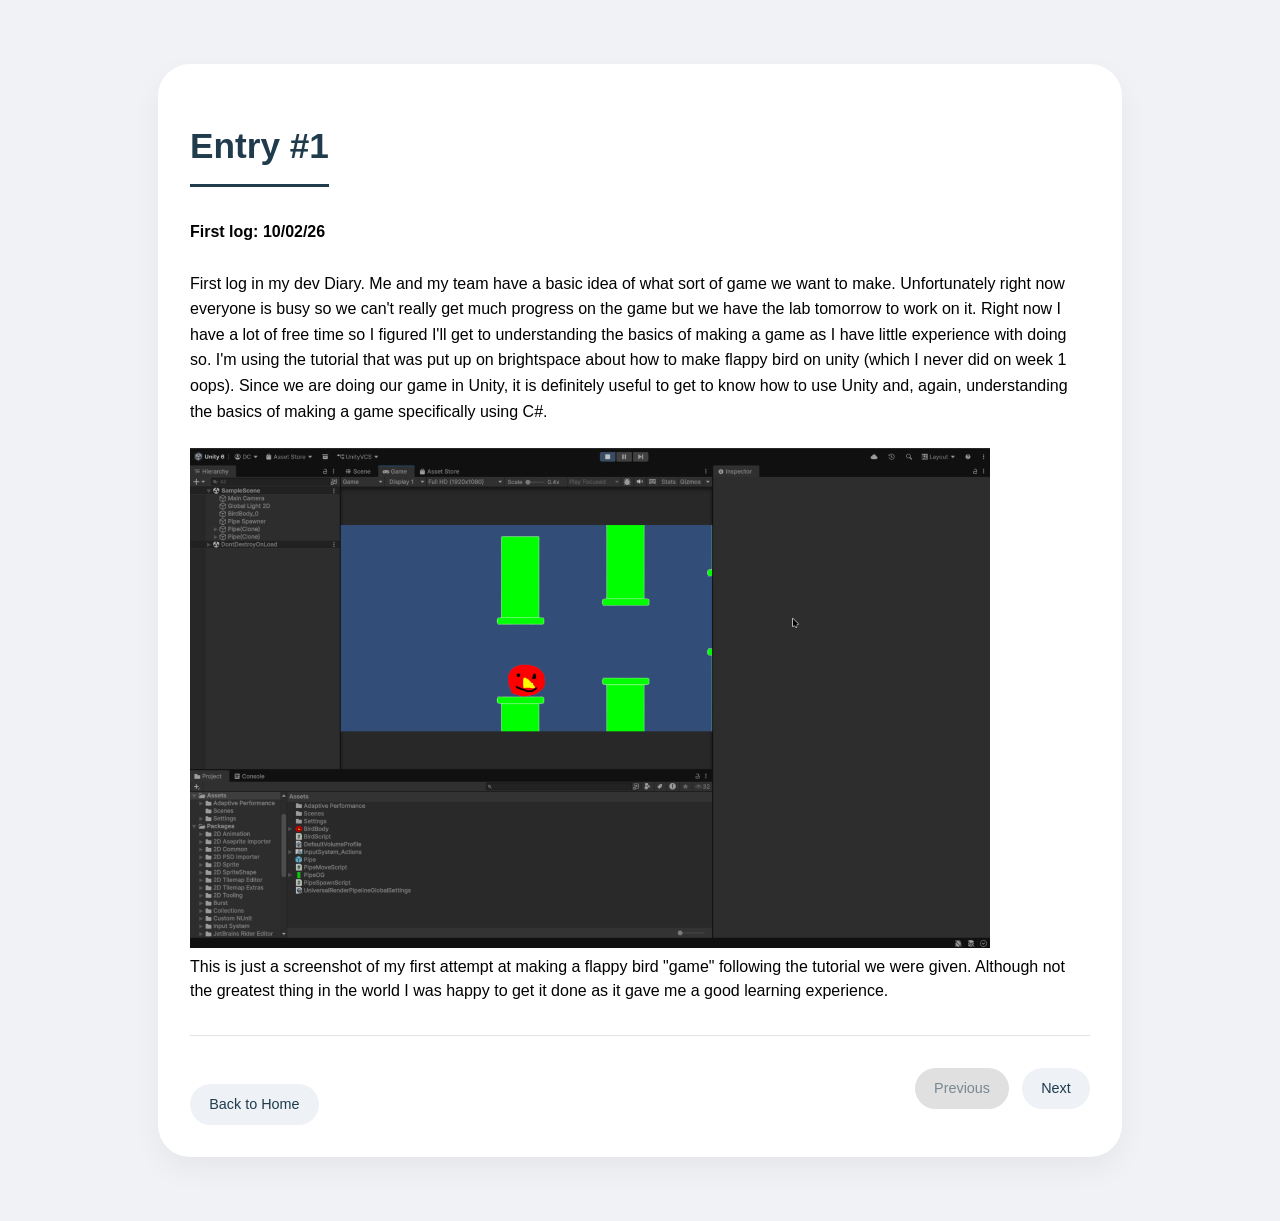
<file: page1.html>
<!DOCTYPE html>
<html lang="en">
<head>
  <meta charset="UTF-8">
  <meta name="viewport" content="width=device-width, initial-scale=1.0">
  <title>Entry #1</title>
  <link rel="stylesheet" href="style.css">
  <style>
    .page-container { max-width: 900px; margin: 2rem auto; background: white; border-radius: 2rem; box-shadow: 0 12px 30px rgba(0,0,0,0.05); padding: 2rem; }
    .page-title { font-size: 2.2rem; font-weight: 700; color: #1f3b4c; margin-bottom: 0.5rem; padding-bottom: 0.75rem; border-bottom: 3px solid #1f3b4c; display: inline-block; }
    .latin-sample { background: transparent; padding: 0; border-left: none; line-height: 1.6; margin: 1.5rem 0; }
    .back-link { display: inline-block; margin-top: 2rem; padding: 0.6rem 1.2rem; background: #eef2f6; border-radius: 2rem; text-decoration: none; color: #1f3b4c; font-weight: 500; transition: background 0.2s; }
    .back-link:hover { background: #dfe6ed; }
  </style>
</head>
<body>
  <div class="page-container">
    <h1 class="page-title">Entry #1</h1>
    <div class="latin-sample">
      <strong>First log: 10/02/26</strong><br><br>
      First log in my dev Diary. Me and my team have a basic idea of what sort of game we want to make. 
      Unfortunately right now everyone is busy so we can't really get much progress on the game but we have the lab 
      tomorrow to work on it. Right now I have a lot of free time so I figured I'll get to understanding the basics of 
      making a game as I have little experience with doing so. I'm using the tutorial that was put up on brightspace about how 
      to make flappy bird on unity (which I never did on week 1 oops). Since we are doing our game in Unity, it is definitely 
      useful to get to know how to use Unity and, again, understanding the basics of making a game specifically using C#. 
    </div>
    <div>
      <img src="assets/images/flappyBird.png" alt="Flappy Bird" style="width:800px;height:500px;"><br>
      This is just a screenshot of my first attempt at making a flappy bird "game" following 
      the tutorial we were given. Although not the greatest thing in the world I was happy to get it done 
      as it gave me a good learning experience.
    </div>
    <div class="button-group">
  <a href="index.html" class="back-link">Back to Home</a>
  <div class="right-buttons">
    <a class="nav-btn disabled">Previous</a>
    <a href="page2.html" class="nav-btn">Next</a>
  </div>
</div>
</body>
</html>
</file>
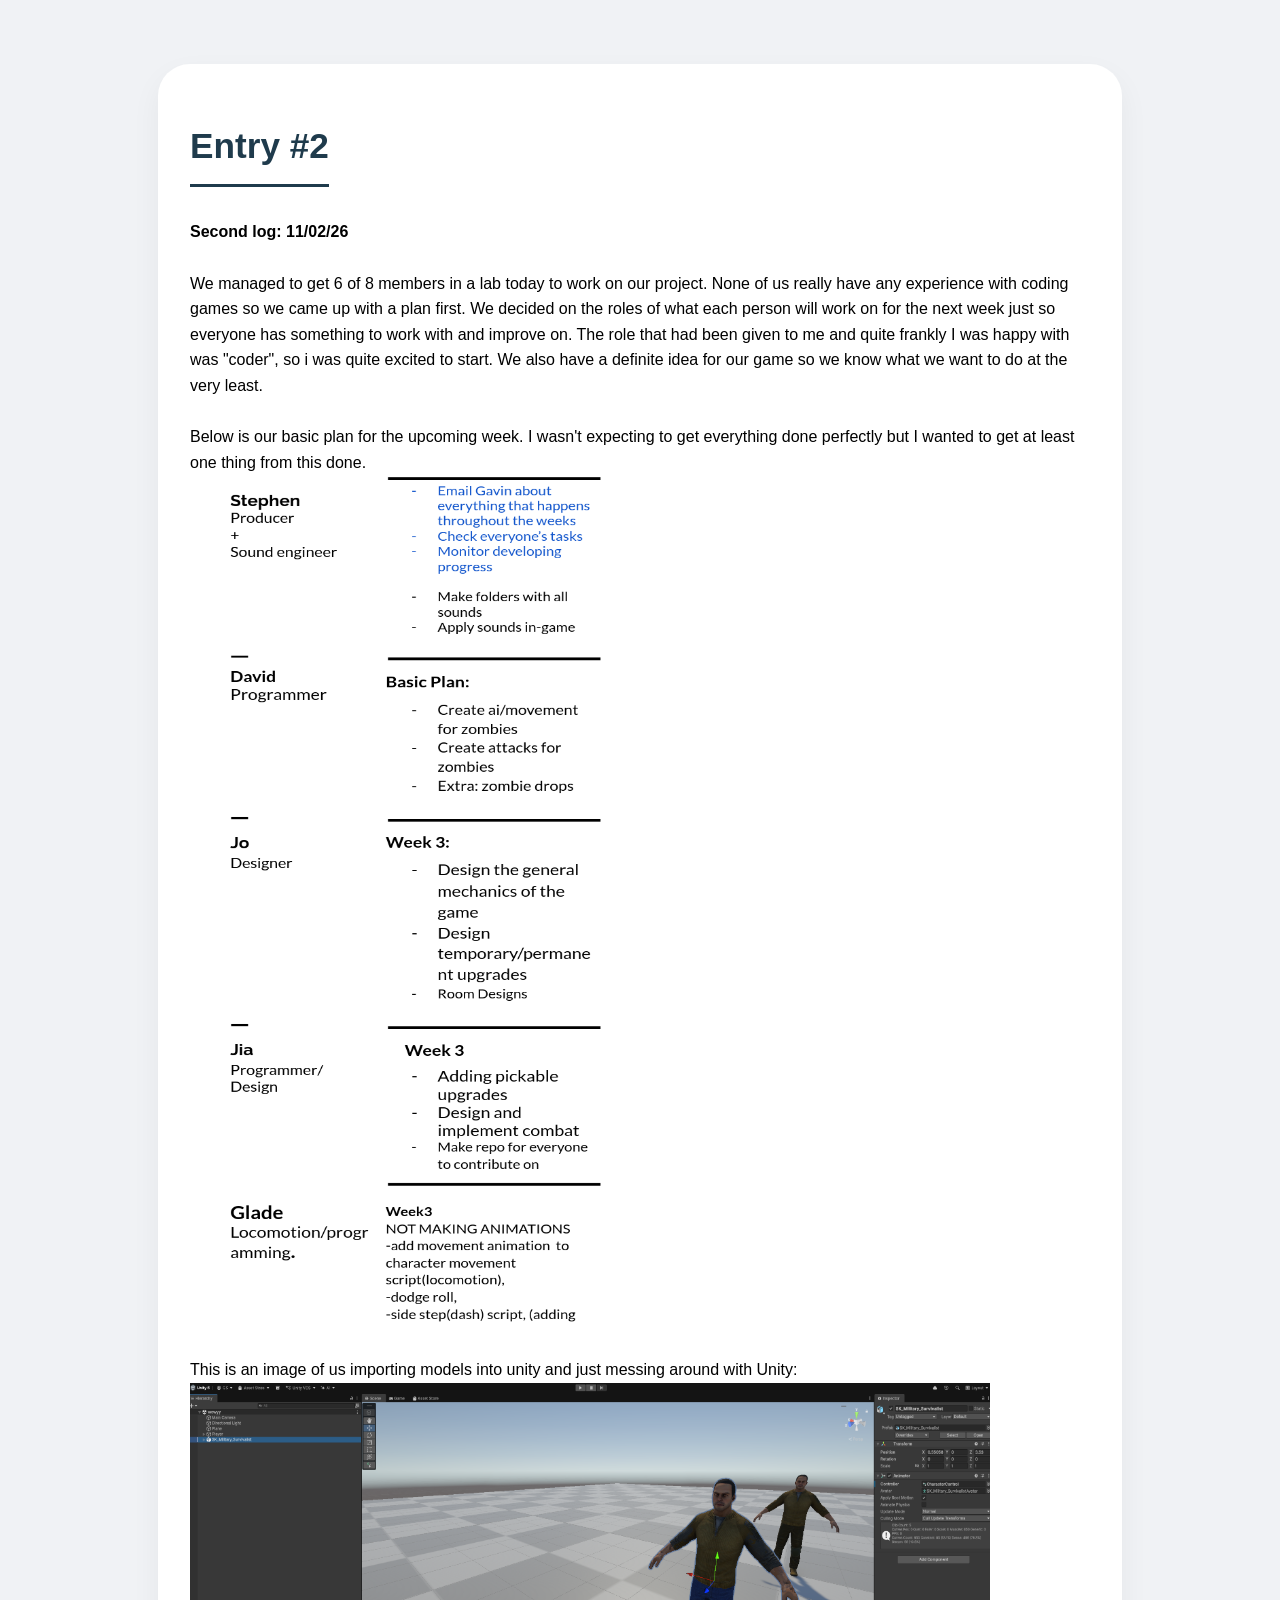
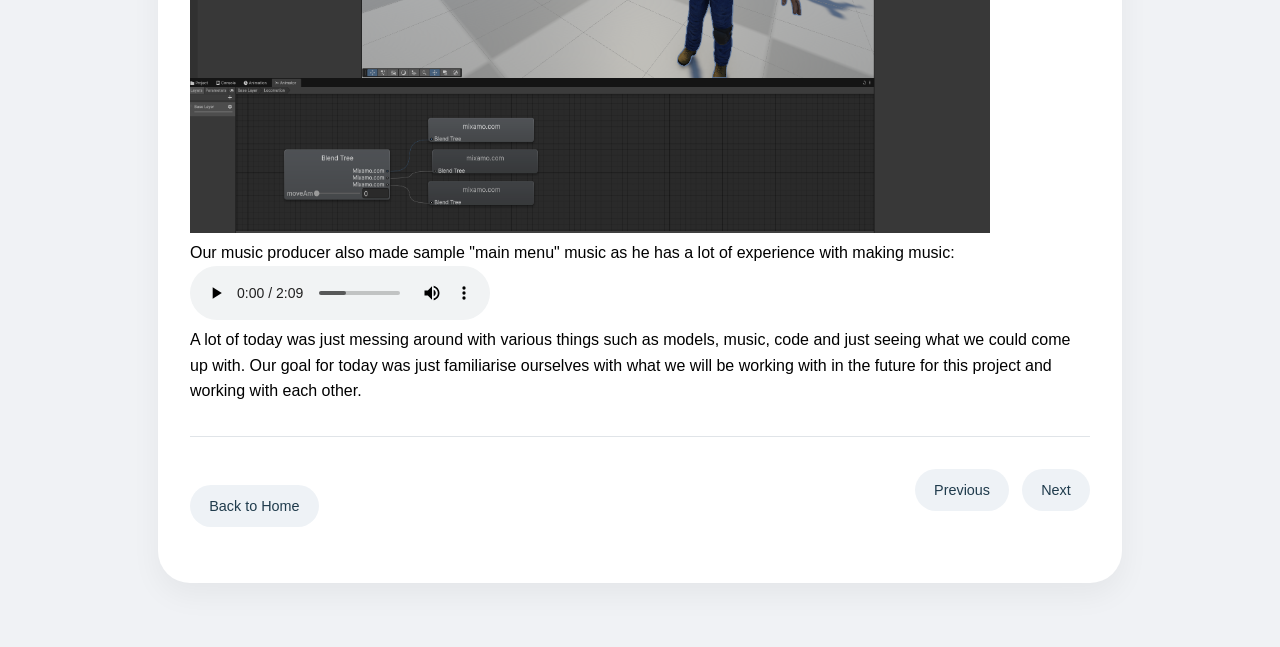
<file: page2.html>
<!DOCTYPE html>
  <html lang="en">
  <head>
    <meta charset="UTF-8">
    <meta name="viewport" content="width=device-width, initial-scale=1.0">
    <title>Entry #2</title>
    <link rel="stylesheet" href="style.css">
    <style>
      .page-container { max-width: 900px; margin: 2rem auto; background: white; border-radius: 2rem; box-shadow: 0 12px 30px rgba(0,0,0,0.05); padding: 2rem; }
    .page-title { font-size: 2.2rem; font-weight: 700; color: #1f3b4c; margin-bottom: 0.5rem; padding-bottom: 0.75rem; border-bottom: 3px solid #1f3b4c; display: inline-block; }
    .latin-sample { background: transparent; padding: 0; border-left: none; line-height: 1.6; margin: 1.5rem 0; }
    .back-link { display: inline-block; margin-top: 2rem; padding: 0.6rem 1.2rem; background: #eef2f6; border-radius: 2rem; text-decoration: none; color: #1f3b4c; font-weight: 500; transition: background 0.2s; }
    .back-link:hover { background: #dfe6ed; }
    </style>
  </head>
  <body>
    <div class="page-container">
      <h1 class="page-title">Entry #2</h1>
      <div class="latin-sample">
        <strong>Second log: 11/02/26</strong><br><br>
        We managed to get 6 of 8 members in a lab today to work on our project. None of us really have any 
        experience with coding games so we came up with a plan first. We decided on the roles of what each person 
        will work on for the next week just so everyone has something to work with and improve on. The role 
        that had been given to me and quite frankly I was happy with was "coder", so i was quite excited to start.
        We also have a definite idea for our game so we know what we want to do at the very least.<br><br>
        <div>
          Below is our basic plan for the upcoming week. I wasn't expecting to get everything done perfectly but I wanted 
          to get at least one thing from this done.
          <div>
            <img src="assets/images/plan.png" alt="plan" style="width:600px;height:850px;">
          </div>
        </div>
      </div>
      <div class="latin-sample">
        This is an image of us importing models into unity and just messing around with Unity:<br>
        <img src="assets/images/Test model.png" alt="Test model" style="width:800px;height:450px;">
        <div>
          Our music producer also made sample "main menu" music as he has a lot of experience with making music:
          <audio controls>
            <source src="assets/sounds/main-menu-test1.mp3" type="audio/mpeg">
            Your browser does not support the audio element.
          </audio>
        </div>
        <div> 
          A lot of today was just messing around with various things such as models, music, code and just seeing 
          what we could come up with. Our goal for today was just familiarise ourselves with what we will be working 
          with in the future for this project and working with each other.
        </div>
    <div class="button-group">
  <a href="index.html" class="back-link">Back to Home</a>
  <div class="right-buttons">
    <a href="page1.html" class="nav-btn">Previous</a>
    <a href="page3.html" class="nav-btn">Next</a>
  </div>
</div>
  </body>
  </html>
</file>
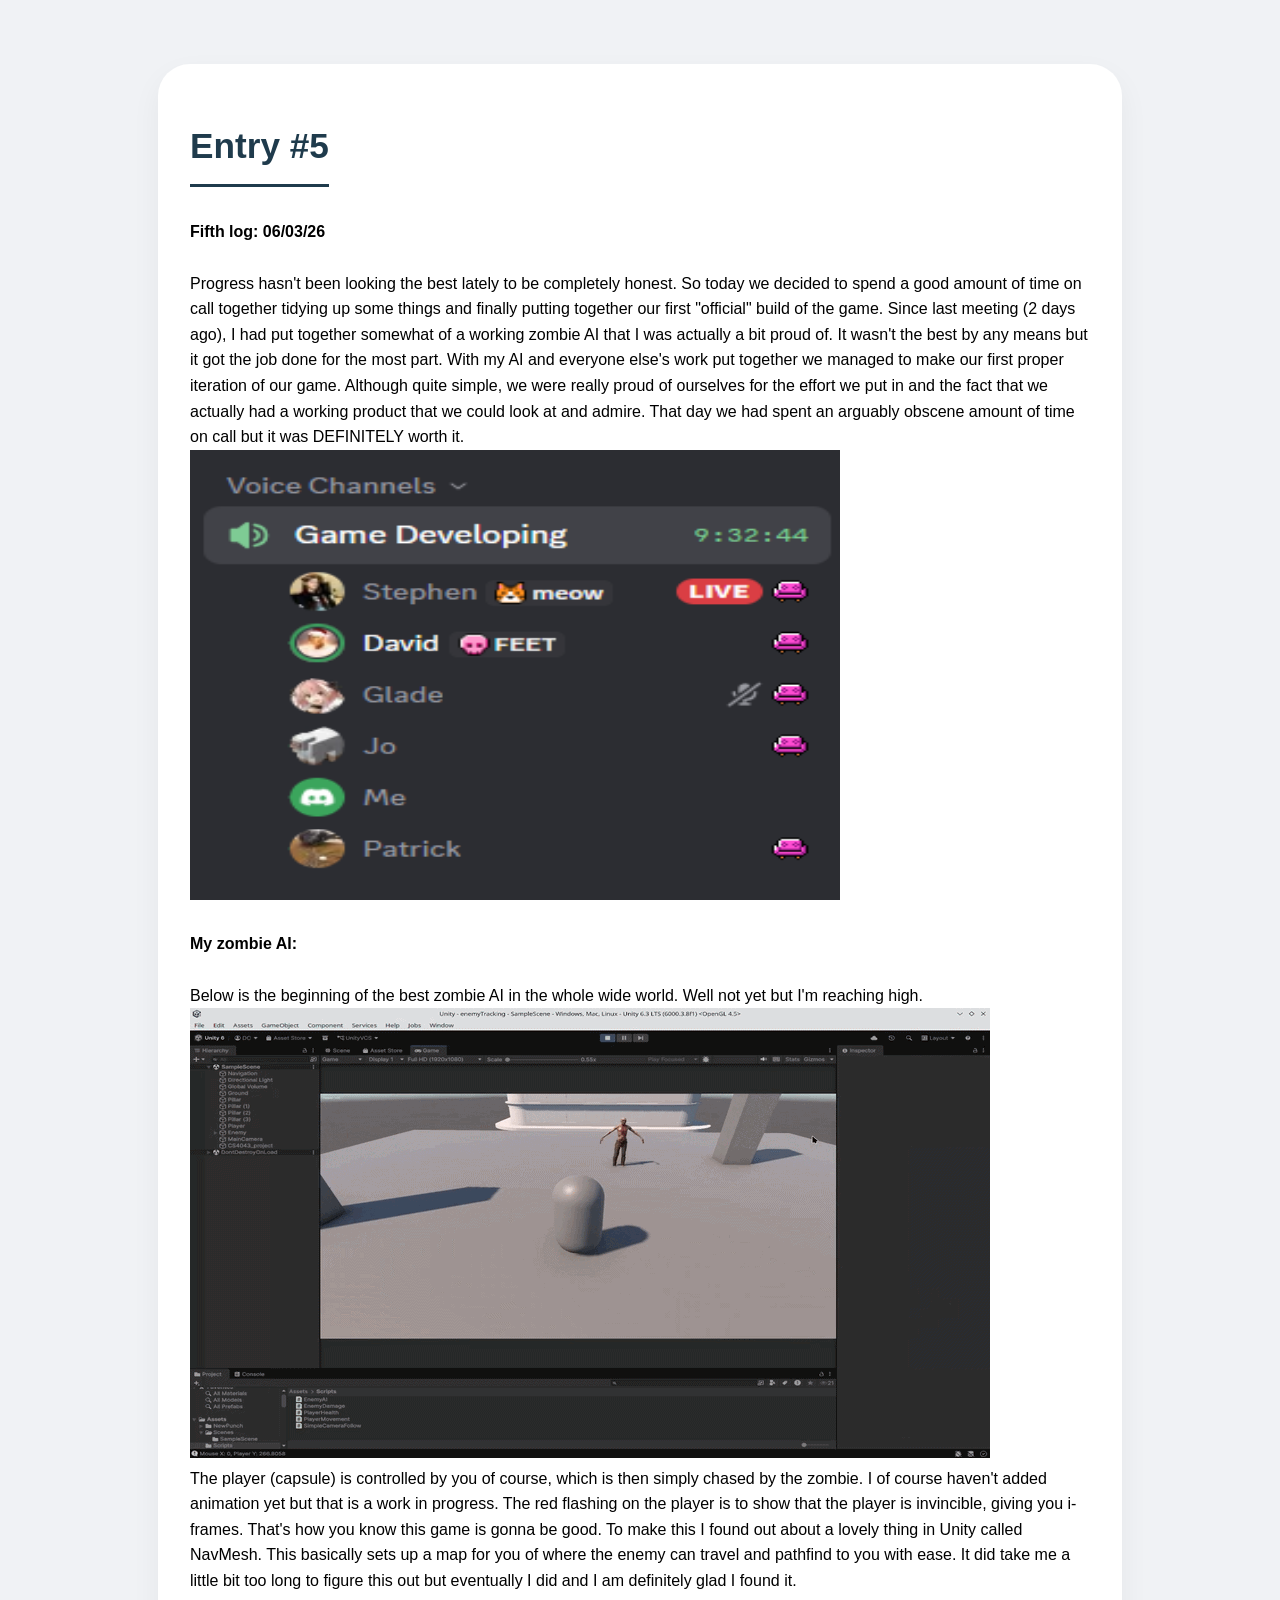
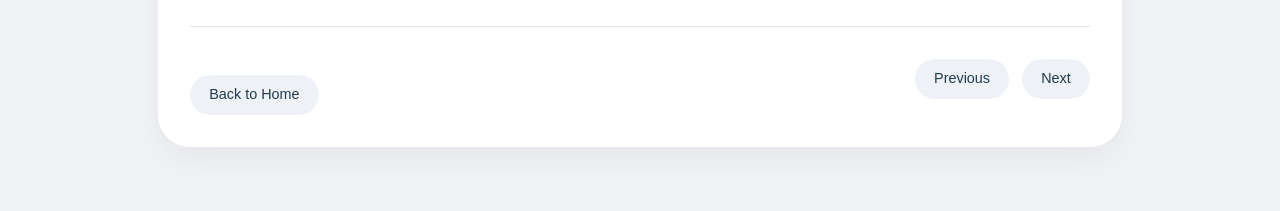
<file: page5.html>
<!DOCTYPE html>
  <html lang="en">
  <head>
    <meta charset="UTF-8">
    <meta name="viewport" content="width=device-width, initial-scale=1.0">
    <title>Entry #5</title>
    <link rel="stylesheet" href="style.css">
    <style>
      .page-container { max-width: 900px; margin: 2rem auto; background: white; border-radius: 2rem; box-shadow: 0 12px 30px rgba(0,0,0,0.05); padding: 2rem; }
    .page-title { font-size: 2.2rem; font-weight: 700; color: #1f3b4c; margin-bottom: 0.5rem; padding-bottom: 0.75rem; border-bottom: 3px solid #1f3b4c; display: inline-block; }
    .latin-sample { background: transparent; padding: 0; border-left: none; line-height: 1.6; margin: 1.5rem 0; }
    .back-link { display: inline-block; margin-top: 2rem; padding: 0.6rem 1.2rem; background: #eef2f6; border-radius: 2rem; text-decoration: none; color: #1f3b4c; font-weight: 500; transition: background 0.2s; }
    .back-link:hover { background: #dfe6ed; }
    </style>
  </head>
  <body>
    <div class="page-container">
      <h1 class="page-title">Entry #5</h1>
      <div class="latin-sample">
        <strong>Fifth log: 06/03/26</strong><br><br>
        Progress hasn't been looking the best lately to be completely honest. So today we decided to spend a good amount of time on call together 
        tidying up some things and finally putting together our first "official" build of the game. Since last meeting (2 days ago), I had 
        put together somewhat of a working zombie AI that I was actually a bit proud of. It wasn't the best by any means but 
        it got the job done for the most part. With my AI and everyone else's work put together we managed to make our first proper 
        iteration of our game. Although quite simple, we were really proud of ourselves for the effort we put in and the fact 
        that we actually had a working product that we could look at and admire. That day we had spent an arguably obscene amount of 
        time on call but it was DEFINITELY worth it.
        <div>
          <img src="assets/images/hardAtWork.png" alt="hardAtWork" style="width:650px;height:450px;">
        </div>
      </div>
      <div class="latin-sample">
        <strong>My zombie AI:</strong><br><br>
        Below is the beginning of the best zombie AI in the whole wide world. Well not yet but I'm reaching high.
        <div>
          <img src="assets/zombieAI1.gif" alt="zombieAI1" style="width:800px;height:450px;">
        </div>
        <div>
          The player (capsule) is controlled by you of course, which is then simply chased by the zombie. I of course haven't added animation yet but that is a work in progress. The red flashing 
          on the player is to show that the player is invincible, giving you i-frames. That's how you know this game is gonna be good. 
          To make this I found out about a lovely thing in Unity called NavMesh. This basically sets up a map for you of where the enemy 
          can travel and pathfind to you with ease. It did take me a little bit too long to figure this out but eventually I did and 
          I am definitely glad I found it. 
        </div>
      </div>
      <div class="button-group">
  <a href="index.html" class="back-link">Back to Home</a>
  <div class="right-buttons">
    <a href="page4.html" class="nav-btn">Previous</a>
    <a href="page6.html" class="nav-btn">Next</a>
      </div>
    </div>
    </div>
  </body>
  </html>
</file>
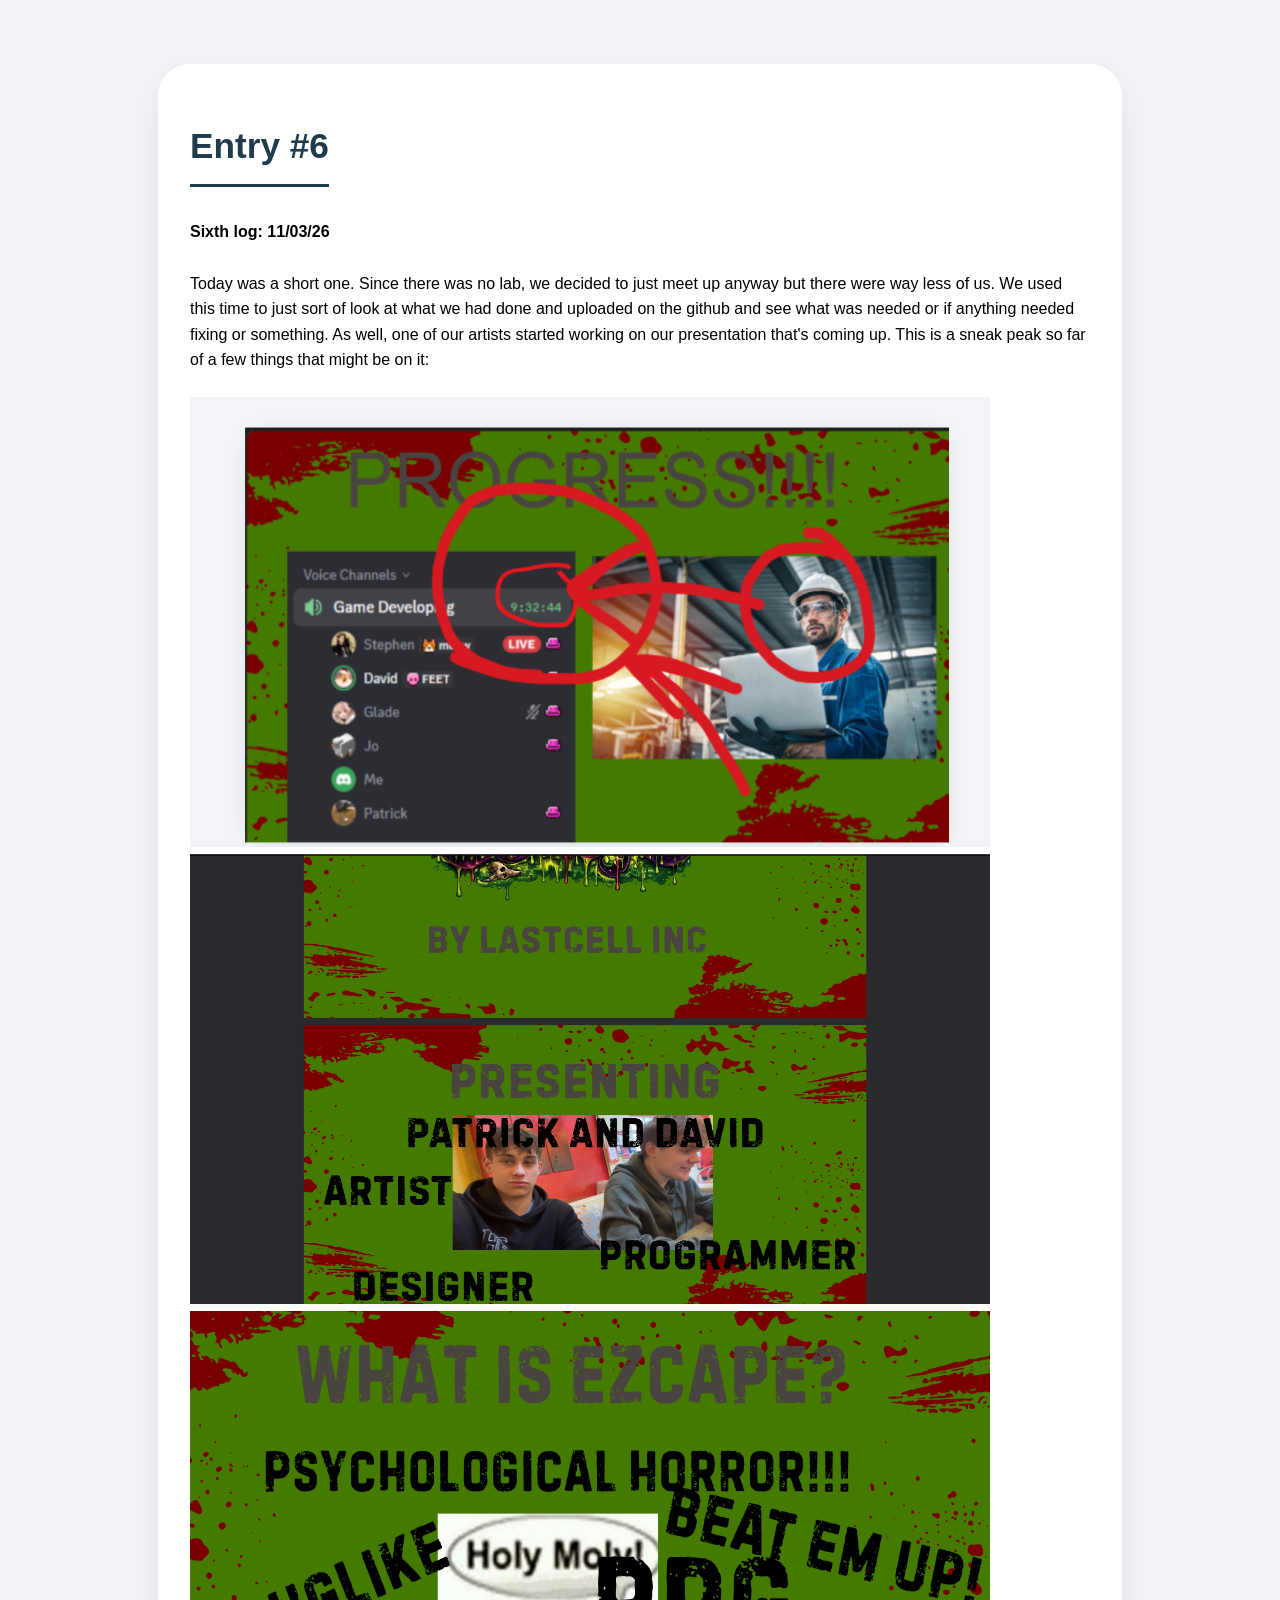
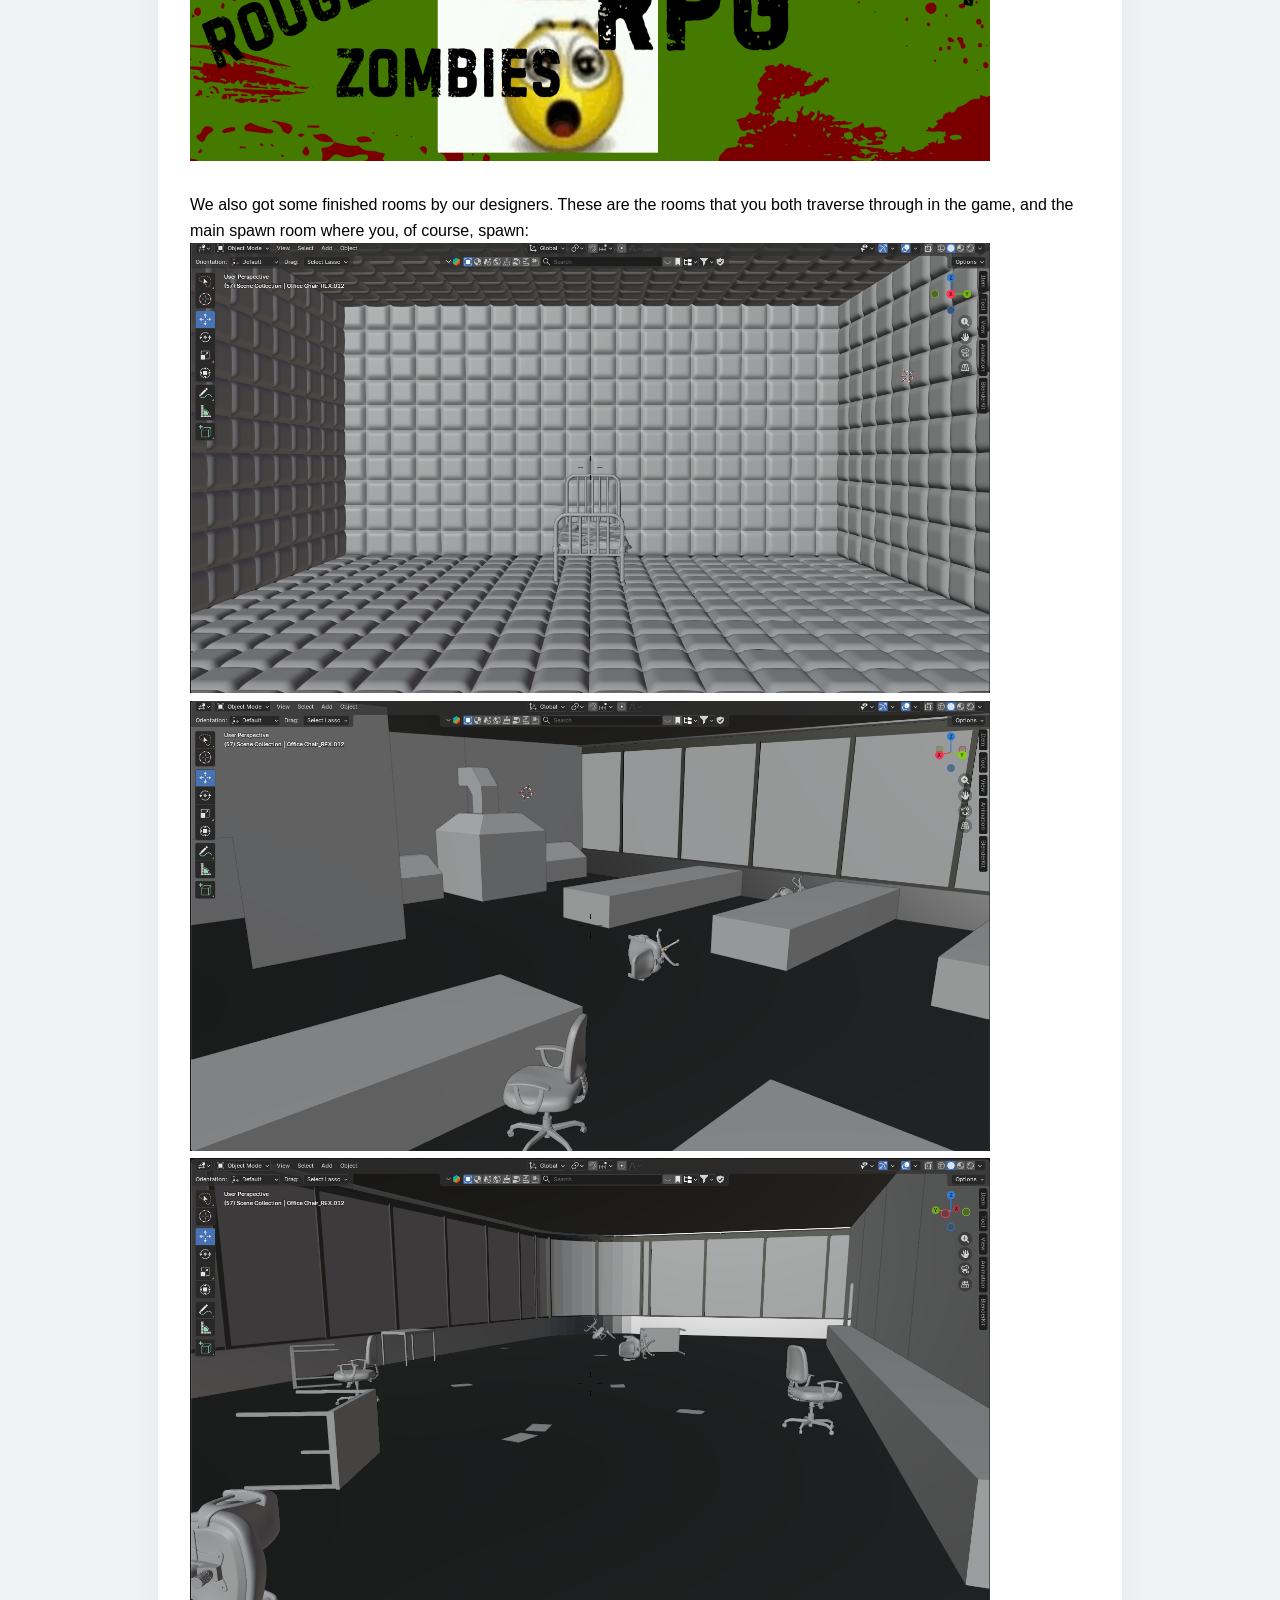
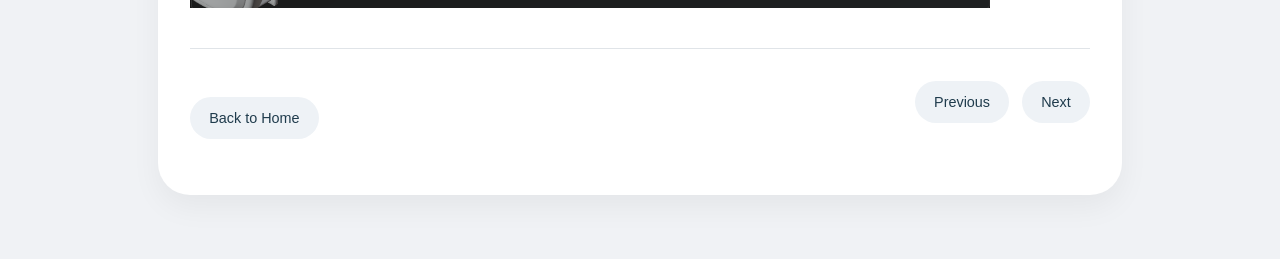
<file: page6.html>
<!DOCTYPE html>
  <html lang="en">
  <head>
    <meta charset="UTF-8">
    <meta name="viewport" content="width=device-width, initial-scale=1.0">
    <title>Entry #6</title>
    <link rel="stylesheet" href="style.css">
    <style>
      .page-container { max-width: 900px; margin: 2rem auto; background: white; border-radius: 2rem; box-shadow: 0 12px 30px rgba(0,0,0,0.05); padding: 2rem; }
    .page-title { font-size: 2.2rem; font-weight: 700; color: #1f3b4c; margin-bottom: 0.5rem; padding-bottom: 0.75rem; border-bottom: 3px solid #1f3b4c; display: inline-block; }
    .latin-sample { background: transparent; padding: 0; border-left: none; line-height: 1.6; margin: 1.5rem 0; }
    .back-link { display: inline-block; margin-top: 2rem; padding: 0.6rem 1.2rem; background: #eef2f6; border-radius: 2rem; text-decoration: none; color: #1f3b4c; font-weight: 500; transition: background 0.2s; }
    .back-link:hover { background: #dfe6ed; }
    </style>
  </head>
  <body>
    <div class="page-container">
      <h1 class="page-title">Entry #6</h1>
      <div class="latin-sample">
        <strong>Sixth log: 11/03/26</strong><br><br>
        Today was a short one. Since there was no lab, we decided to just meet up anyway but there were way less of us. We used this 
        time to just sort of look at what we had done and uploaded on the github and see what was needed or if anything needed fixing 
        or something. As well, one of our artists started working on our presentation that's coming up. This is a sneak peak so far 
        of a few things that might be on it:</div>
        <div>
          <img src="assets/images/progress1.png" alt="progress1" style="width:800px;height:450px;">
          <img src="assets/images/progress2.png" alt="progress2" style="width:800px;height:450px;">
          <img src="assets/images/progress3.png" alt="progress3" style="width:800px;height:450px;">
        </div>
      <div class="latin-sample">
        We also got some finished rooms by our designers. These are the rooms that you both traverse through in the game, and the 
        main spawn room where you, of course, spawn:
        <div>
          <img src="assets/images/room1.png" alt="room1" style="width:800px;height:450px;">
          <img src="assets/images/room2.png" alt="room2" style="width:800px;height:450px;">
          <img src="assets/images/room3.png" alt="room3" style="width:800px;height:450px;">
      </div>
      <div class="button-group">
  <a href="index.html" class="back-link">Back to Home</a>
  <div class="right-buttons">
    <a href="page5.html" class="nav-btn">Previous</a>
    <a href="page7.html" class="nav-btn">Next</a>
      </div>
    </div>
    </div>
  </body>
  </html>
</file>
<file: style.css>
body {
  background: #f0f2f5;
  font-family: Arial, Helvetica, sans-serif;
  margin: 0;
  padding: 2rem;
  line-height: 1.5;
}

.container {
  max-width: 1000px;
  margin: 0 auto;
  background: white;
  padding: 2rem;
  border-radius: 12px;
}

.title {
  font-size: 2.5rem;
  margin-bottom: 0.5rem;
  color: #1a3a4a;
}

.description {
  font-size: 1.1rem;
  color: #555;
  margin-bottom: 2rem;
  padding-bottom: 1rem;
  border-bottom: 1px solid #ddd;
}

.links {
  display: flex;
  gap: 1.5rem;
  flex-wrap: wrap;
}

.link-card {
  flex: 1;
  min-width: 180px;
  background: #f9f9f9;
  padding: 1.5rem;
  border-radius: 8px;
  text-decoration: none;
  color: #333;
  border: 1px solid #e0e0e0;
  transition: 0.2s;
}

.link-card:hover {
  background: #eef2f5;
  border-color: #aaa;
}

.card-icon {
  font-size: 2rem;
  margin-bottom: 0.75rem;
}

.card-title {
  font-size: 1.3rem;
  margin-bottom: 0.5rem;
  color: #1a3a4a;
}

.card-desc {
  font-size: 0.9rem;
  color: #666;
}

@media (max-width: 700px) {
  .links {
    flex-direction: column;
  }
  .link-card {
    min-width: auto;
  }
  body {
    padding: 1rem;
  }
}

/* Banner Styles */
.banner-container {
  margin-top: 2.5rem;
  padding-top: 1.5rem;
  border-top: 2px solid #e0e4e8;
  text-align: center;
}

.banner-title {
  font-size: 1.3rem;
  color: #1a3a4a;
  margin-bottom: 1rem;
}

.marquee-wrapper {
  width: 100%;
  overflow: hidden;
  background: #f5f7fa;
  border-radius: 12px;
  padding: 1rem 0;
  position: relative;
}

.marquee-track {
  display: flex;
  gap: 20px;
  width: fit-content;
}

.marquee-track img {
  height: 250px;
  width: auto;
  border-radius: 8px;
  box-shadow: 0 4px 12px rgba(0,0,0,0.15);
  object-fit: cover;
  transition: transform 0.2s;
}

.marquee-track img:hover {
  transform: scale(1.05);
}

.banner-caption {
  margin-top: 0.75rem;
  font-size: 0.85rem;
  color: #666;
  font-style: italic;
}

@keyframes scrollHorizontal {
  0% {
    transform: translateX(0);
  }
  100% {
    transform: translateX(-50%);
  }
}

@media (max-width: 768px) {
  .marquee-track img {
    height: 150px;
  }
}

/* Page Styles (for diary entries) */
.page-container { 
  max-width: 900px; 
  margin: 2rem auto; 
  background: #f0f2f5; 
  border-radius: 2rem; 
  box-shadow: 0 12px 30px rgba(0,0,0,0.05); 
  padding: 2rem;
}

.white-box {
  background: white;
  border-radius: 1.5rem;
  padding: 2rem;
  box-shadow: 0 2px 8px rgba(0,0,0,0.05);
}

.page-title { 
  font-size: 2.2rem; 
  font-weight: 700; 
  color: #1f3b4c; 
  margin-bottom: 0.5rem; 
  padding-bottom: 0.75rem; 
  border-bottom: 3px solid #1f3b4c; 
  display: inline-block; 
}

.latin-sample { 
  background: transparent; 
  padding: 0; 
  border-left: none; 
  line-height: 1.6; 
  margin: 1.5rem 0; 
}

.button-group {
  display: flex;
  justify-content: space-between;
  align-items: center;
  margin-top: 2rem;
  padding-top: 1rem;
  border-top: 1px solid #e0e4e8;
  gap: 1rem;
  flex-wrap: wrap;
}

.right-buttons {
  display: flex;
  gap: 0.8rem;
}

.back-link, .nav-btn {
  display: inline-block;
  padding: 0.6rem 1.2rem;
  background: #eef2f6;
  border-radius: 2rem;
  text-decoration: none;
  color: #1f3b4c;
  font-weight: 500;
  transition: background 0.2s;
  border: none;
  cursor: pointer;
  font-size: 0.9rem;
}

.back-link:hover, .nav-btn:hover {
  background: #dfe6ed;
}

.nav-btn.disabled {
  background: #cccccc;
  cursor: not-allowed;
  pointer-events: none;
  opacity: 0.6;
}
</file>
